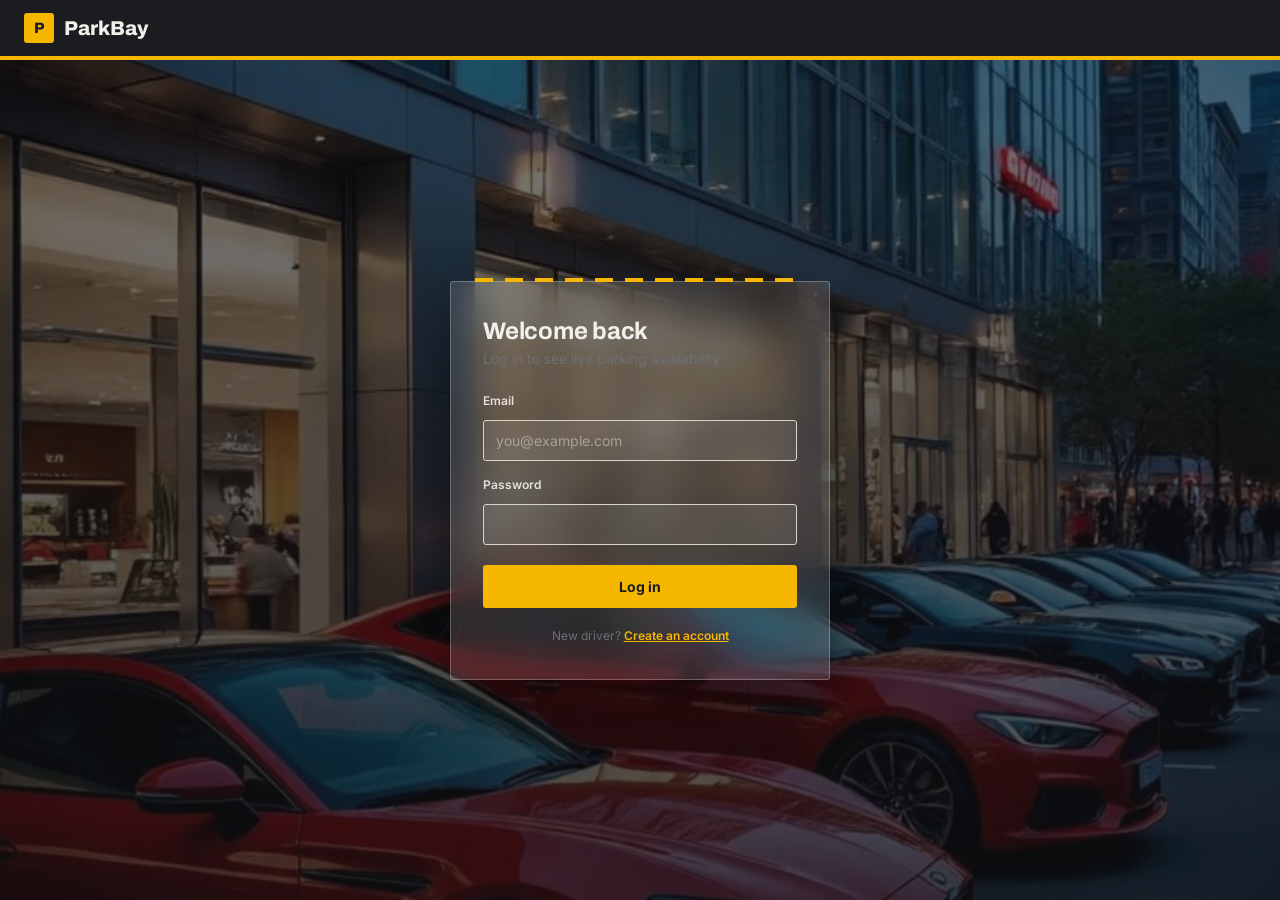
<file: src/main/resources/static/index.html>
<!DOCTYPE html>
<html lang="en">
<head>
<meta charset="UTF-8">
<meta name="viewport" content="width=device-width, initial-scale=1.0">
<link rel="preconnect" href="https://fonts.googleapis.com">
<link href="https://fonts.googleapis.com/css2?family=Archivo:wght@500;600;700;800&family=Inter:wght@400;500;600&display=swap" rel="stylesheet">
<link rel="stylesheet" href="css/style.css">
<title>ParkBay - Find parking</title>
</head>
<body>
<nav class="nav">
  <a class="nav-brand" href="index.html"><span class="mark">P</span> ParkBay</a>
  <div class="nav-links"></div>
  <button class="nav-account" id="accountBtn"></button>
</nav>
<div class="hero">
  <div class="hero-inner">
    <h1>See which bays are free before you drive in.</h1>
    <p class="lede">Live availability at PSSSF Commercial Complex, Sinza, updated from the bay sensors every few seconds.</p>
  </div>
</div>
<div class="section">
  <div class="section-head"><h2>Floors</h2><span class="count" id="lotsCount"></span></div>
  <div class="lot-grid" id="lotGrid"></div>
</div>
<footer>ParkBay: PSSSF Commercial Complex, Sinza, Dar es Salaam.</footer>
<div class="toast" id="toast"></div>
<script src="js/api.js"></script>
<script src="js/auth.js"></script>
<script src="js/nav.js"></script>
<script src="js/home.js"></script>
</body>
</html>
</file>
<file: src/main/resources/static/css/style.css>
/* ============================================================
   ParkBay — shared stylesheet (index, login, lot, vehicles, admin)
   ============================================================ */

:root {
  --asphalt: #1B1C1F;
  --asphalt-soft: #26282C;
  --paper: #F2F0EA;
  --paper-dim: #E7E4DC;
  --yellow: #F5B700;
  --yellow-dark: #C99400;
  --green: #3D8B5F;
  --green-bg: #E4F0E9;
  --red: #C1443C;
  --red-bg: #F6E4E2;
  --concrete: #6E7075;
  --concrete-line: #D7D4CB;
  --white: #FFFFFF;
  --radius: 3px;
}

* { box-sizing: border-box; }
html { scroll-behavior: smooth; }
body {
  margin: 0;
  font-family: 'Inter', sans-serif;
  background: var(--paper);
  color: var(--asphalt);
  -webkit-font-smoothing: antialiased;
}
h1, h2, h3, .stencil {
  font-family: 'Archivo', sans-serif;
  font-weight: 700;
  letter-spacing: -0.01em;
  margin: 0;
}
a { color: inherit; }
button { font-family: 'Inter', sans-serif; cursor: pointer; }
:focus-visible {
  outline: 2px solid var(--yellow-dark);
  outline-offset: 2px;
}
@media (prefers-reduced-motion: reduce) {
  * { animation-duration: 0.001ms !important; transition-duration: 0.001ms !important; }
}

/* ---------- Nav: ticket-strip ---------- */
.nav {
  background: var(--asphalt);
  color: var(--paper);
  display: flex;
  align-items: center;
  justify-content: space-between;
  padding: 0 24px;
  height: 60px;
  position: sticky;
  top: 0;
  z-index: 50;
  border-bottom: 4px solid var(--yellow);
}
.nav-brand {
  display: flex;
  align-items: center;
  gap: 10px;
  font-family: 'Archivo', sans-serif;
  font-weight: 800;
  font-size: 20px;
  text-decoration: none;
  color: var(--paper);
}
.nav-brand .mark {
  width: 30px; height: 30px;
  background: var(--yellow);
  color: var(--asphalt);
  border-radius: var(--radius);
  display: flex; align-items: center; justify-content: center;
  font-size: 15px;
  font-weight: 800;
}
.nav-links {
  display: flex;
  align-items: center;
  gap: 4px;
}
.nav-links a {
  text-decoration: none;
  color: var(--paper);
  font-size: 14px;
  font-weight: 500;
  padding: 8px 14px;
  border-radius: var(--radius);
  opacity: 0.75;
  display: inline-block;
}
.nav-links a:hover { opacity: 1; background: var(--asphalt-soft); }
.nav-links a.active { opacity: 1; background: var(--asphalt-soft); box-shadow: inset 0 -2px 0 var(--yellow); }
.nav-account {
  background: var(--yellow);
  color: var(--asphalt);
  border: none;
  padding: 8px 16px;
  border-radius: var(--radius);
  font-weight: 600;
  font-size: 14px;
}
.nav-account:hover { background: var(--yellow-dark); }

/* ---------- Hero / search panel ---------- */
.hero {
  background: var(--asphalt);
  color: var(--paper);
  padding: 56px 24px 88px;
  position: relative;
  overflow: hidden;
}
.hero::before {
  content: "";
  position: absolute;
  inset: 0;
  background-image: repeating-linear-gradient(
    90deg, transparent, transparent 78px, rgba(245,183,0,0.06) 78px, rgba(245,183,0,0.06) 82px
  );
  pointer-events: none;
}
.hero-inner { max-width: 1080px; margin: 0 auto; position: relative; }
.hero h1 {
  font-size: clamp(30px, 4.2vw, 46px);
  line-height: 1.05;
  max-width: 620px;
}
.hero p.lede {
  color: var(--concrete-line);
  font-size: 16px;
  margin-top: 14px;
  max-width: 480px;
  line-height: 1.5;
}

.search-panel {
  background: var(--paper);
  color: var(--asphalt);
  border-radius: var(--radius);
  margin-top: 32px;
  padding: 20px;
  display: grid;
  grid-template-columns: 1.4fr 1fr 1fr 1fr auto;
  gap: 14px;
  box-shadow: 0 18px 40px rgba(0,0,0,0.35);
  position: relative;
}
.search-panel::before {
  content: "";
  position: absolute;
  top: -4px; left: 20px; right: 20px; height: 4px;
  background: repeating-linear-gradient(90deg, var(--yellow) 0 18px, transparent 18px 30px);
}
.field { display: flex; flex-direction: column; gap: 6px; }
.field label {
  font-size: 11px;
  font-weight: 600;
  color: var(--concrete);
}
.field select, .field input {
  border: 1px solid var(--concrete-line);
  border-radius: var(--radius);
  padding: 10px 10px;
  font-size: 14px;
  font-family: 'Inter', sans-serif;
  background: var(--white);
  color: var(--asphalt);
}
.field select:focus, .field input:focus { border-color: var(--yellow-dark); }
.search-btn {
  align-self: end;
  background: var(--yellow);
  border: none;
  color: var(--asphalt);
  font-weight: 700;
  padding: 0 26px;
  border-radius: var(--radius);
  font-size: 14px;
  height: 42px;
  white-space: nowrap;
}
.search-btn:hover { background: var(--yellow-dark); }

@media (max-width: 880px) {
  .search-panel { grid-template-columns: 1fr 1fr; }
  .search-btn { grid-column: 1 / -1; height: 44px; }
}

/* ---------- Page header (used on lot.html / bookings.html, no hero) ---------- */
.page-header {
  background: var(--asphalt);
  color: var(--paper);
  padding: 32px 24px;
  border-bottom: 4px solid var(--yellow);
}
.page-header-inner { max-width: 1080px; margin: 0 auto; }
.page-header h1 { font-size: 26px; }
.page-header .sub { color: var(--concrete-line); font-size: 14px; margin-top: 6px; }

/* ---------- Sections / results ---------- */
.section { max-width: 1080px; margin: 0 auto; padding: 40px 24px; }
.section-head {
  display: flex;
  align-items: baseline;
  justify-content: space-between;
  margin-bottom: 20px;
  gap: 12px;
  flex-wrap: wrap;
}
.section-head h2 { font-size: 22px; }
.section-head .count { color: var(--concrete); font-size: 14px; }

.lot-grid {
  display: grid;
  grid-template-columns: repeat(auto-fill, minmax(260px, 1fr));
  gap: 16px;
}
.lot-card {
  background: var(--white);
  border: 1px solid var(--concrete-line);
  border-radius: var(--radius);
  padding: 18px;
  display: flex;
  flex-direction: column;
  gap: 10px;
  cursor: pointer;
  transition: border-color 0.15s ease, transform 0.15s ease;
  text-decoration: none;
  color: inherit;
}
.lot-card:hover { border-color: var(--yellow-dark); transform: translateY(-2px); }
.lot-card h3 { font-size: 17px; }
.lot-meta { color: var(--concrete); font-size: 13px; }
.lot-stats {
  display: flex;
  justify-content: space-between;
  align-items: center;
  margin-top: 4px;
  padding-top: 12px;
  border-top: 1px dashed var(--concrete-line);
}
.availability-badge {
  display: inline-flex;
  align-items: center;
  gap: 6px;
  font-size: 13px;
  font-weight: 600;
}
.availability-badge .dot { width: 8px; height: 8px; border-radius: 50%; }
.lot-price { font-family: 'Archivo', sans-serif; font-weight: 700; font-size: 15px; }
.lot-price span { font-family: 'Inter', sans-serif; font-weight: 400; color: var(--concrete); font-size: 12px; }

/* ---------- Bay map (lot.html) ---------- */
.back-link {
  background: none; border: none; color: var(--concrete);
  font-size: 13px; padding: 0; margin-bottom: 18px;
  display: flex; align-items: center; gap: 6px;
  text-decoration: none;
}
.back-link:hover { color: var(--asphalt); }

.bay-legend {
  display: flex; gap: 20px; margin-bottom: 22px; flex-wrap: wrap;
}
.bay-legend .item { display: flex; align-items: center; gap: 8px; font-size: 13px; color: var(--concrete); }
.bay-legend .swatch { width: 16px; height: 16px; border-radius: 2px; }

.bay-map {
  background: var(--asphalt);
  border-radius: var(--radius);
  padding: 28px;
  display: grid;
  grid-template-columns: repeat(auto-fill, minmax(74px, 1fr));
  gap: 10px;
  margin-bottom: 28px;
}
.bay {
  aspect-ratio: 1;
  border-radius: var(--radius);
  border: 2px dashed rgba(255,255,255,0.25);
  display: flex; flex-direction: column; align-items: center; justify-content: center;
  font-family: 'Archivo', sans-serif;
  font-weight: 700;
  font-size: 14px;
  color: var(--paper);
  background: transparent;
  cursor: not-allowed;
  position: relative;
}
.bay.available { border-style: solid; border-color: var(--green); cursor: pointer; background: rgba(61,139,95,0.15); }
.bay.available:hover { background: rgba(61,139,95,0.32); }
.bay.occupied { border-style: solid; border-color: var(--red); background: rgba(193,68,60,0.15); color: rgba(242,240,234,0.55); }
.bay.selected { background: var(--yellow); border-color: var(--yellow); color: var(--asphalt); }
.bay .type { font-family: 'Inter', sans-serif; font-weight: 400; font-size: 10px; margin-top: 2px; opacity: 0.8; }

/* ---------- Booking panel (lot.html) ---------- */
.booking-panel {
  background: var(--white);
  border: 1px solid var(--concrete-line);
  border-radius: var(--radius);
  padding: 24px;
  max-width: 460px;
}
.booking-panel h3 { font-size: 17px; margin-bottom: 4px; }
.booking-panel .sub { color: var(--concrete); font-size: 13px; margin-bottom: 18px; }
.form-row { display: flex; flex-direction: column; gap: 6px; margin-bottom: 14px; }
.form-row label { font-size: 12px; font-weight: 600; color: var(--asphalt); }
.form-row input, .form-row select {
  border: 1px solid var(--concrete-line);
  border-radius: var(--radius);
  padding: 10px;
  font-size: 14px;
  font-family: 'Inter', sans-serif;
}
.form-row input:focus, .form-row select:focus { border-color: var(--yellow-dark); }
.form-two { display: grid; grid-template-columns: 1fr 1fr; gap: 12px; }
.price-line {
  display: flex; justify-content: space-between; align-items: center;
  padding: 14px 0; border-top: 1px dashed var(--concrete-line); margin: 6px 0 18px;
  font-family: 'Archivo', sans-serif; font-weight: 700; font-size: 16px;
}
.price-line .label { font-family: 'Inter', sans-serif; font-weight: 500; color: var(--concrete); font-size: 13px; }
.confirm-btn {
  width: 100%;
  background: var(--yellow);
  border: none;
  color: var(--asphalt);
  font-weight: 700;
  padding: 13px;
  border-radius: var(--radius);
  font-size: 14px;
}
.confirm-btn:hover { background: var(--yellow-dark); }
.confirm-btn:disabled { background: var(--concrete-line); color: var(--concrete); cursor: not-allowed; }
.form-error { color: var(--red); font-size: 12px; margin-top: -8px; margin-bottom: 12px; display: none; }
.form-error.show { display: block; }

/* ---------- My bookings (bookings.html) ---------- */
.booking-list { display: flex; flex-direction: column; gap: 12px; }
.booking-item {
  background: var(--white);
  border: 1px solid var(--concrete-line);
  border-left: 4px solid var(--green);
  border-radius: var(--radius);
  padding: 16px 18px;
  display: flex;
  justify-content: space-between;
  align-items: center;
  gap: 16px;
  flex-wrap: wrap;
}
.booking-item.cancelled { border-left-color: var(--concrete); opacity: 0.6; }
.booking-item .bi-main { display: flex; flex-direction: column; gap: 3px; }
.booking-item .bi-bay { font-family: 'Archivo', sans-serif; font-weight: 700; font-size: 16px; }
.booking-item .bi-meta { color: var(--concrete); font-size: 13px; }
.status-pill {
  font-size: 12px; font-weight: 600; padding: 4px 10px; border-radius: 20px;
}
.status-pill.confirmed { background: var(--green-bg); color: var(--green); }
.status-pill.cancelled-pill { background: var(--paper-dim); color: var(--concrete); }
.cancel-btn {
  background: none; border: 1px solid var(--red); color: var(--red);
  font-size: 13px; font-weight: 600; padding: 7px 14px; border-radius: var(--radius);
}
.cancel-btn:hover { background: var(--red-bg); }

.empty-state {
  text-align: center; padding: 60px 20px; color: var(--concrete);
}
.empty-state .stencil { font-size: 20px; color: var(--asphalt); margin-bottom: 8px; }
.empty-state a.search-btn { display: inline-block; margin-top: 16px; text-decoration: none; padding: 10px 22px; line-height: 22px; }

/* ---------- Toast ---------- */
.toast {
  position: fixed; bottom: 24px; left: 50%; transform: translateX(-50%) translateY(120%);
  background: var(--asphalt); color: var(--paper);
  padding: 14px 22px; border-radius: var(--radius);
  font-size: 14px; font-weight: 500;
  border-left: 4px solid var(--yellow);
  transition: transform 0.25s ease;
  z-index: 100;
  box-shadow: 0 10px 30px rgba(0,0,0,0.3);
}
.toast.show { transform: translateX(-50%) translateY(0); }

footer {
  text-align: center;
  padding: 30px 24px 40px;
  color: var(--concrete);
  font-size: 12px;
}

/* ---------- Login page ---------- */
.auth-wrap {
  min-height: calc(100vh - 60px);
  display: flex;
  align-items: center;
  justify-content: center;
  padding: 40px 20px;
  position: relative;
  background-image:
    linear-gradient(180deg, rgba(15,16,18,0.55) 0%, rgba(15,16,18,0.75) 100%),
    url('../assets/login-bg.jpg');
  background-size: cover;
  background-position: center;
}

.auth-card {
  background: rgba(242, 240, 234, 0.12);
  border: 1px solid rgba(255, 255, 255, 0.25);
  border-radius: var(--radius);
  padding: 36px 32px;
  width: 100%;
  max-width: 380px;
  box-shadow: 0 24px 60px rgba(0,0,0,0.45);
  position: relative;
  backdrop-filter: blur(18px) saturate(140%);
  -webkit-backdrop-filter: blur(18px) saturate(140%);
  color: var(--paper);
}
.auth-card::before {
  content: "";
  position: absolute;
  top: -4px; left: 24px; right: 24px; height: 4px;
  background: repeating-linear-gradient(90deg, var(--yellow) 0 18px, transparent 18px 30px);
}
.auth-card h1 { color: var(--paper); }
.auth-card .sub { color: rgba(242,240,234,0.75); }
.auth-card .form-row label { color: rgba(242,240,234,0.9); }
.auth-card .form-row input {
  background: rgba(255, 255, 255, 0.08);
  border: 1px solid rgba(255, 255, 255, 0.28);
  color: var(--paper);
}
.auth-card .form-row input::placeholder { color: rgba(242,240,234,0.45); }
.auth-card .form-row input:focus { border-color: var(--yellow); background: rgba(255,255,255,0.14); }
.auth-divider { color: rgba(242,240,234,0.6); }
.auth-divider::before, .auth-divider::after { background: rgba(255,255,255,0.25); }
.auth-guest {
  background: rgba(255, 255, 255, 0.08);
  border: 1px solid rgba(255, 255, 255, 0.28);
  color: var(--paper);
}
.auth-guest:hover { background: rgba(255, 255, 255, 0.16); border-color: rgba(255,255,255,0.5); }
.auth-foot { color: rgba(242,240,234,0.6); }
.auth-card h1 { font-size: 24px; margin-bottom: 6px; }
.auth-card .sub { color: var(--concrete); font-size: 14px; margin-bottom: 26px; }
.auth-card .form-row { margin-bottom: 16px; }
.auth-card .form-row label { display: block; font-size: 12px; font-weight: 600; margin-bottom: 6px; }
.auth-card .form-row input {
  width: 100%;
  border: 1px solid var(--concrete-line);
  border-radius: var(--radius);
  padding: 11px 12px;
  font-size: 14px;
  font-family: 'Inter', sans-serif;
}
.auth-card .form-row input:focus { border-color: var(--yellow-dark); }
.auth-submit {
  width: 100%;
  background: var(--yellow);
  border: none;
  color: var(--asphalt);
  font-weight: 700;
  padding: 13px;
  border-radius: var(--radius);
  font-size: 14px;
  margin-top: 4px;
}
.auth-submit:hover { background: var(--yellow-dark); }
.auth-divider {
  display: flex; align-items: center; gap: 12px;
  margin: 22px 0; color: var(--concrete); font-size: 12px;
}
.auth-divider::before, .auth-divider::after { content: ""; flex: 1; height: 1px; background: var(--concrete-line); }
.auth-guest {
  width: 100%;
  background: var(--white);
  border: 1px solid var(--concrete-line);
  color: var(--asphalt);
  font-weight: 600;
  padding: 12px;
  border-radius: var(--radius);
  font-size: 14px;
}
.auth-guest:hover { border-color: var(--asphalt); }
.auth-error {
  color: #FF8A80; font-size: 12px; margin-top: -8px; margin-bottom: 14px; display: none;
}
.auth-error.show { display: block; }
.auth-foot { text-align: center; margin-top: 20px; font-size: 12px; color: var(--concrete); }

/* ---------- Additions for the connected app ---------- */
.bay, .bay.available { cursor: default; }
.bay.unknown { border-style: dashed; }
.bay.disabled { opacity: 0.35; border-style: dotted; }
.bay.adm { cursor: pointer; }
.hint { color: var(--concrete); font-size: 13px; }
.link-btn { background: none; border: 0; color: var(--yellow); font-weight: 600; text-decoration: underline; padding: 0; font-size: 12px; }
.mini { background: var(--white); border: 1px solid var(--concrete-line); color: var(--asphalt); font-size: 13px; font-weight: 600; padding: 7px 14px; border-radius: var(--radius); }
.mini:hover { border-color: var(--asphalt); }
.row-actions { display: flex; gap: 10px; align-items: center; }
.tabs { display: flex; gap: 6px; margin-bottom: 26px; flex-wrap: wrap; border-bottom: 1px solid var(--concrete-line); }
.tabs button { background: none; border: 0; border-bottom: 3px solid transparent; padding: 10px 16px; font-weight: 600; font-size: 14px; color: var(--concrete); }
.tabs button.on { color: var(--asphalt); border-bottom-color: var(--yellow); }
.inline-form { display: flex; gap: 10px; flex-wrap: wrap; margin: 14px 0 22px; }
.inline-form input { border: 1px solid var(--concrete-line); border-radius: var(--radius); padding: 10px; font-size: 14px; min-width: 220px; background: var(--white); }
.inline-form .search-btn { height: 42px; }
.admin-floor { margin-bottom: 34px; }
.tbl-wrap { overflow-x: auto; background: var(--white); border: 1px solid var(--concrete-line); border-radius: var(--radius); }
.tbl { width: 100%; border-collapse: collapse; font-size: 14px; }
.tbl th, .tbl td { text-align: left; padding: 12px 14px; border-bottom: 1px solid var(--concrete-line); white-space: nowrap; }
.tbl th { font-size: 12px; color: var(--concrete); background: var(--paper-dim); }
.tbl tr:last-child td { border-bottom: 0; }
.tag { font-size: 12px; font-weight: 600; padding: 3px 10px; border-radius: 20px; }
.tag.ok { background: var(--green-bg); color: var(--green); }
.tag.off { background: var(--red-bg); color: var(--red); }
</file>
